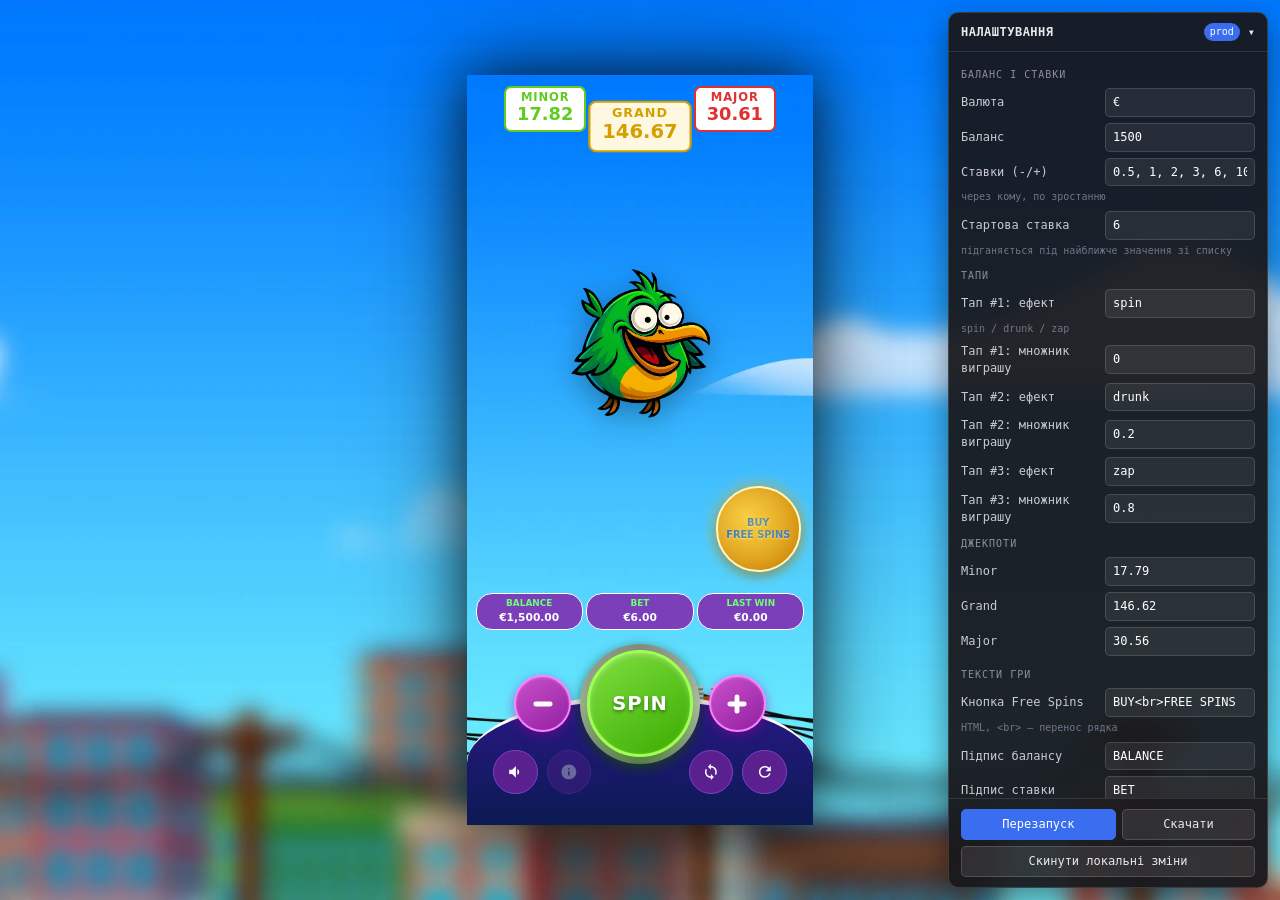
<file: docs/index.html>
<!doctype html>
<html lang="en">
	<head>
		<meta charset="UTF-8">
		<meta name="viewport" content="width=device-width, initial-scale=1.0">
		<link rel="shortcut icon" href="./assets/img/favicon.ico">
		<title>Tappy Bird</title>
		<script type="module" crossorigin="" src="./js/index.min.js?v=1793897230970"></script>
		<link rel="modulepreload" crossorigin="" href="./js/common.min.js?v=1793897230970">
		<link rel="stylesheet" crossorigin="" href="./css/index.min.css?v=1793897230970">
	</head>
	<body>
		<div class="wrapper">
			<main class="page">
				<div class="page__container">
					<div class="game">
						<!-- Moving background -->
						<div class="game__bg"></div>
						<!-- Jackpot bars -->
						<div class="game__jackpots">
							<div class="jackpot jackpot--minor">
								<span class="jackpot__label">MINOR</span>
								<span class="jackpot__value" id="jackpotMinor">17.79</span>
							</div>
							<div class="jackpot jackpot--grand">
								<span class="jackpot__label">GRAND</span>
								<span class="jackpot__value" id="jackpotGrand">146.62</span>
							</div>
							<div class="jackpot jackpot--major">
								<span class="jackpot__label">MAJOR</span>
								<span class="jackpot__value" id="jackpotMajor">30.56</span>
							</div>
						</div>
						<!-- Game scene -->
						<div class="game__scene">
							<!-- Bird -->
							<div class="game__bird" id="bird">
								<img class="game__bird-img" alt="bird" src="./assets/img/birdie.webp">
							</div>
							<!-- Wires and pole -->
							<div class="game__wires">
								<!-- Free spins nest button -->
								<div class="game__freespins" id="freeSpinsBtn">
									<div class="game__freespins-glow"></div>
									<span id="freeSpinsLabel">
										BUY
										<br>
										FREE SPINS
									</span>
								</div>
							</div>
						</div>
						<!-- Info bar -->
						<div class="game__info">
							<div class="game__info-item">
								<span class="game__info-label" id="balanceLabel">BALANCE</span>
								<span class="game__info-value" id="balance">€1,500.00</span>
							</div>
							<div class="game__info-item">
								<span class="game__info-label" id="betLabel">BET</span>
								<span class="game__info-value" id="bet">€6.00</span>
							</div>
							<div class="game__info-item">
								<span class="game__info-label" id="lastWinLabel">LAST WIN</span>
								<span class="game__info-value" id="lastWin">€0.00</span>
							</div>
						</div>
						<!-- Controls -->
						<div class="game__controls" id="gameControls">
							<button class="game__btn-minus" id="betMinus">
								<svg viewbox="0 0 40 40" xmlns="http://www.w3.org/2000/svg">
									<rect x="8" y="17" width="24" height="6" fill="white" rx="3"></rect>
								</svg>
							</button>
							<div class="game__spin-wrap">
								<button class="game__spin" id="spinBtn">SPIN</button>
							</div>
							<button class="game__btn-plus" id="betPlus">
								<svg viewbox="0 0 40 40" xmlns="http://www.w3.org/2000/svg">
									<rect x="8" y="17" width="24" height="6" fill="white" rx="3"></rect>
									<rect x="17" y="8" width="6" height="24" fill="white" rx="3"></rect>
								</svg>
							</button>
						</div>
						<!-- Bottom icon buttons -->
						<div class="game__bottom-btns">
							<div class="game__bottom-wrap">
								<button class="game__icon-btn" id="soundBtn" title="Sound">
									<svg viewbox="0 0 24 24" xmlns="http://www.w3.org/2000/svg">
										<path d="M3 9v6h4l5 5V4L7 9H3zm13.5 3c0-1.77-1.02-3.29-2.5-4.03v8.05c1.48-.73 2.5-2.25 2.5-4.02z" fill="white"></path>
									</svg>
								</button>
								<button class="game__icon-btn" id="infoBtn" title="Info">
									<svg viewbox="0 0 24 24" xmlns="http://www.w3.org/2000/svg">
										<path d="M12 2C6.48 2 2 6.48 2 12s4.48 10 10 10 10-4.48 10-10S17.52 2 12 2zm1 15h-2v-6h2v6zm0-8h-2V7h2v2z" fill="white"></path>
									</svg>
								</button>
							</div>
							<div class="game__bottom-wrap">
								<button class="game__icon-btn" id="autoBtn" title="Auto">
									<svg viewbox="0 0 24 24" xmlns="http://www.w3.org/2000/svg">
										<path d="M12 4V1L8 5l4 4V6c3.31 0 6 2.69 6 6 0 1.01-.25 1.97-.7 2.8l1.46 1.46C19.54 15.03 20 13.57 20 12c0-4.42-3.58-8-8-8zm0 14c-3.31 0-6-2.69-6-6 0-1.01.25-1.97.7-2.8L5.24 7.74C4.46 8.97 4 10.43 4 12c0 4.42 3.58 8 8 8v3l4-4-4-4v3z" fill="white"></path>
									</svg>
								</button>
								<button class="game__icon-btn" id="refreshBtn" title="Refresh">
									<svg viewbox="0 0 24 24" xmlns="http://www.w3.org/2000/svg">
										<path d="M17.65 6.35C16.2 4.9 14.21 4 12 4c-4.42 0-7.99 3.58-7.99 8s3.57 8 7.99 8c3.73 0 6.84-2.55 7.73-6h-2.08c-.82 2.33-3.04 4-5.65 4-3.31 0-6-2.69-6-6s2.69-6 6-6c1.66 0 3.14.69 4.22 1.78L13 11h7V4l-2.35 2.35z" fill="white"></path>
									</svg>
								</button>
							</div>
						</div>
					</div>
					<!-- Popup -->
					<div class="popup">
						<div class="popup__overlay"></div>
						<div class="popup__content">
							<div class="popup__inner">
								<h2 class="popup__title">Congratulations!</h2>
								<p class="popup__text">Ready to continue playing?</p>
								<a class="cta-button" href="#">Download Now</a>
							</div>
						</div>
					</div>
				</div>
			</main>
		</div>
		<div class="rotate-overlay">
			<div class="rotate-overlay__content">
				<svg xmlns="http://www.w3.org/2000/svg" viewbox="0 0 24 24" fill="none" stroke="currentColor" stroke-width="1.5">
					<rect x="4" y="2" width="16" height="20" rx="2"></rect>
					<path d="M12 18h.01"></path>
				</svg>
				<p>Please rotate your device to portrait mode</p>
			</div>
		</div>
	</body>
</html>
</file>
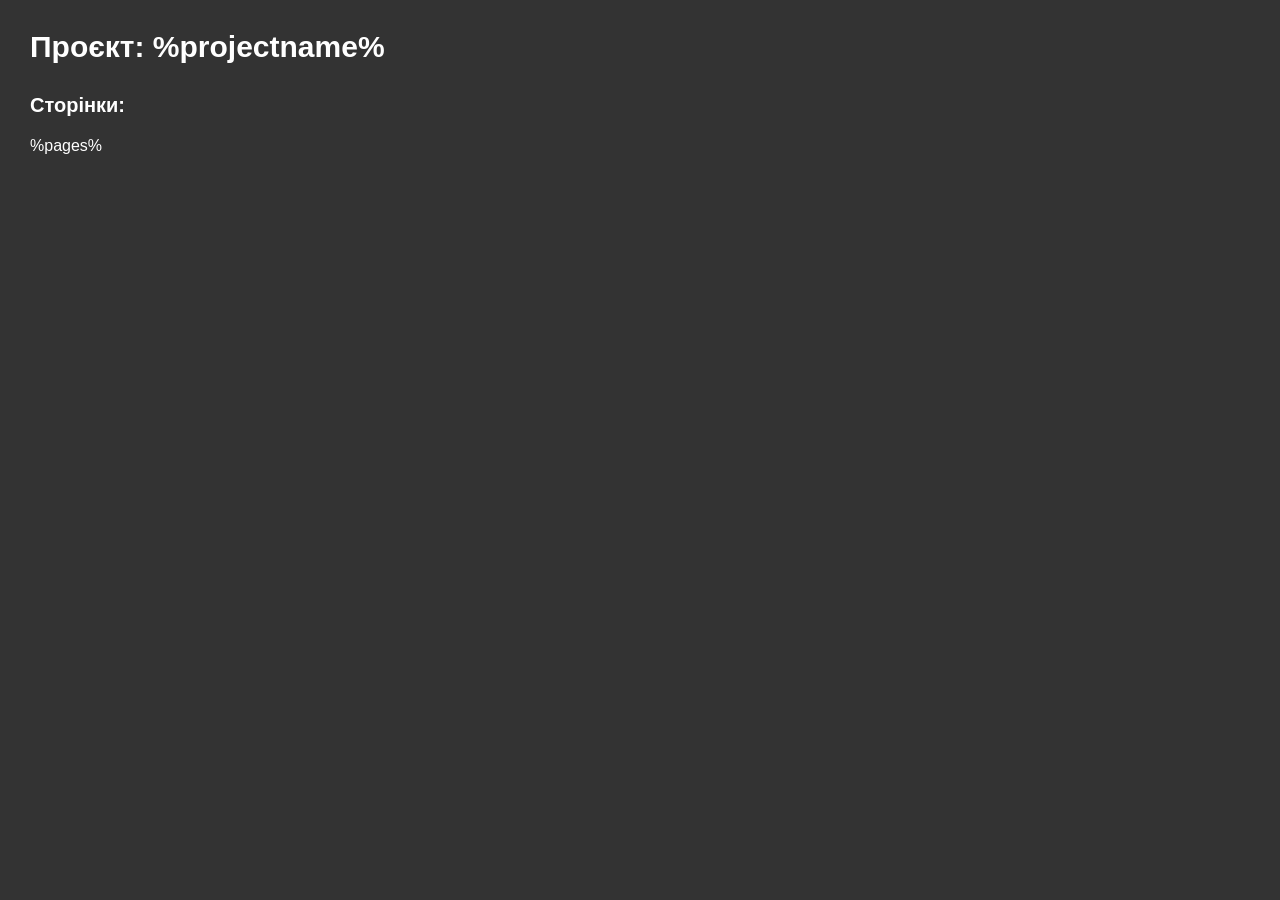
<file: src/projectpage/projectpage.html>
<!DOCTYPE html>
<html lang="ua">
	<head>
		<meta charset="UTF-8">
		<meta name="viewport" content="width=device-width, initial-scale=1.0">
		<meta name="robots" content="noindex, nofollow">
		<title>Проєкт: %projectname%</title>
		<style>
			*,
			*::before,
			*::after {
				box-sizing: border-box;
				margin: 0;
				padding: 0;
				bottom: 0;
			}
			ul li{
				list-style: none;
			}
			a{
				text-decoration: none;
				color: inherit;
			}
			body,
			html {
				height: 100%;
			}
			body {
				font-family: Arial, "Helvetica Neue", Helvetica, sans-serif;
				background-color: #333;
				color: #fff;
			}
			.wrapper {
				min-height: 100%;
				display: flex;
				flex-direction: column;
			}
			.wrapper > main {
				flex-grow: 1;
			}
			.projectpage {
				padding: 30px;
			}
			.projectpage__title {
				font-size: 30px;
				margin-bottom: 30px;
			}
			.projectpage__sub-title {
				font-size: 20px;
				margin-bottom: 20px;
			}
			.projectpage__list {
			}
			.projectpage__list li {
			}
			.projectpage__list a {
				color: yellow;
			}
			.projectpage__list a:hover {
			}
		</style>
	</head>
	<body>
		<div class="wrapper">
			<header class="header"></header>
			<main class="projectpage">
				<h1 class="projectpage__title">Проєкт: %projectname%</h1>
				<h2 class="projectpage__sub-title">Сторінки:</h2>
				<ul class="projectpage__list">
					%pages%
				</ul>
			</main>
			<footer class="footer"></footer>
		</div>
	</body>
</html>
</file>
<file: docs/css/index.min.css>
*{padding:0;margin:0;border:0rem}*,*:before,*:after{box-sizing:border-box}*:before,*:after{display:inline-block}html,body{height:100%}body{line-height:1;scrollbar-gutter:stable;-ms-text-size-adjust:100%;-moz-text-size-adjust:100%;-webkit-text-size-adjust:100%;-webkit-font-smoothing:antialiased;-moz-osx-font-smoothing:grayscale}input,button,textarea{font-family:inherit;font-size:inherit;line-height:inherit;color:inherit;background-color:transparent}input,textarea{width:100%}label{display:inline-block}button,select,option{cursor:pointer}a{display:inline-block;color:inherit;text-decoration:none}ul li{list-style:none}img{max-width:100%;height:auto;vertical-align:middle}h1,h2,h3,h4,h5,h6{font-weight:inherit;font-size:inherit}address{font-style:normal}body{min-width:23.4375rem;color:#000;font-family:system-ui,-apple-system,BlinkMacSystemFont,Segoe UI,Roboto,sans-serif;font-size:1rem}[data-fls-scrolllock] body{overflow:hidden;touch-action:none;overscroll-behavior:none}.wrapper{min-height:100%;display:flex;flex-direction:column;overflow:clip}.wrapper>main{flex:1 1 auto}.wrapper>*{min-width:0}.rotate-overlay{display:none;position:fixed;top:0;left:0;width:100%;height:100vh;height:100dvh;z-index:99999;background:#000;align-items:center;justify-content:center}.rotate-overlay__content{display:flex;flex-direction:column;align-items:center;gap:1.5rem;color:#fff;text-align:center;padding:1.25rem}.rotate-overlay__content svg{width:6.25rem;height:6.25rem;animation:rotate-hint 1.5s ease-in-out infinite alternate}.rotate-overlay__content p{font-size:2.5rem;max-width:36rem;line-height:1.4}@keyframes rotate-hint{0%{transform:rotate(0)}to{transform:rotate(-90deg)}}.page{background:url(../assets/img/bg.webp) center/cover no-repeat;min-height:100vh;min-height:100dvh;display:flex;align-items:center;justify-content:center}.page__container{display:flex;align-items:center;justify-content:center;height:100%;width:100%}.game{position:relative;width:24.375rem;height:52.75rem;max-height:100dvh;overflow:hidden;display:flex;flex-direction:column;border-radius:0;box-shadow:0 0 3.75rem #000000b3,0 0 7.5rem #0006;font-family:system-ui,-apple-system,sans-serif;user-select:none;-webkit-user-select:none}.game__bg{position:absolute;inset:0;z-index:0;background:url(../assets/img/bg-move.webp) bottom left/auto 100% repeat-x;animation:bgScroll 12s linear infinite}.game__jackpots{position:relative;z-index:2;display:flex;justify-content:center;align-items:flex-start;gap:0.5rem;padding:0.75rem 0.625rem 0;flex-shrink:0}.game__scene{position:relative;z-index:2;flex:1;display:flex;flex-direction:column;justify-content:flex-end}.game__bird{position:absolute;left:50%;transform:translate(-50%);top:20%;width:15rem;height:15rem;animation:birdFloat 2.2s ease-in-out infinite;filter:drop-shadow(0 0.5rem 1rem rgba(0,0,0,.3));cursor:pointer;touch-action:manipulation}.game__bird-img{width:100%;height:100%;object-fit:contain}.game__wires{position:relative;width:100%;height:10rem;flex-shrink:0}.game__wires-svg{width:100%;height:100%}.game__freespins{position:absolute;right:0.875rem;bottom:1.5rem;width:6rem;height:6rem;border-radius:50%;background:radial-gradient(circle at 35% 35%,#f5c842,#c87a00);border:0.1875rem solid #fff8c0;display:flex;align-items:center;justify-content:center;cursor:pointer;animation:nestPulse 2s ease-in-out infinite;box-shadow:0 0 1.125rem #ffc828b3,0 0.25rem 0.75rem #0006}.game__freespins span{color:#1a6bcc;font-size:0.6875rem;font-weight:900;text-align:center;line-height:1.2;text-transform:uppercase;text-shadow:0 0.0625rem 0.125rem rgba(255,255,255,.6);letter-spacing:.0.3125rem}.game__freespins-glow{position:absolute;inset:-0.375rem;border-radius:50%;background:radial-gradient(circle,rgba(255,220,60,.4) 0%,transparent 70%);animation:glowPulse 2s ease-in-out infinite}.game__info{position:relative;z-index:2;display:flex;justify-content:space-between;gap:0.25rem;padding:0 0.625rem 0.375rem;flex-shrink:0}.game__info-item{background:#7c3fba;border:0.125rem solid #fff;border-radius:1.125rem;padding:0.3125rem 0.625rem;display:flex;flex-direction:column;align-items:center;flex:1;min-width:0;gap:0.3125rem}.game__info-label{color:#6dff75;font-size:0.625rem;font-weight:700;text-transform:uppercase;letter-spacing:.0.1875rem;line-height:1.2;white-space:nowrap}.game__info-value{color:#fff;font-size:0.75rem;font-weight:800;white-space:nowrap}.game__controls{position:relative;display:flex;align-items:center;justify-content:center;padding:0.625rem 1.25rem 0.5rem;gap:0.625rem;flex-shrink:0;margin-bottom:-1.875rem;z-index:5}.game__controls:after{position:absolute;content:"";top:44%;left:0;width:100%;height:100%;border-top:0.375rem solid #fff;background:linear-gradient(180deg,#291885,#0a1a50);border-top-left-radius:90%;border-top-right-radius:90%;z-index:-1}.game__bottom-wrap{display:flex;align-items:center;justify-content:center;gap:0.625rem}.game__btn-minus,.game__btn-plus{width:4rem;height:4rem;border-radius:50%;background:linear-gradient(145deg,#cc50cc,#9020a0);border:0.1875rem solid #ff80ff;cursor:pointer;display:flex;align-items:center;justify-content:center;box-shadow:0 0.25rem 0.75rem #96009680,inset 0 0.0625rem 0.1875rem #fff3;transition:transform .1s,box-shadow .1s;touch-action:manipulation}.game__btn-minus svg,.game__btn-plus svg{width:2.25rem;height:2.25rem}.game__btn-minus:active,.game__btn-plus:active{transform:scale(.92);box-shadow:0 0.125rem 0.375rem #96009666}.game__spin-wrap{position:relative;width:8.4375rem;height:8.4375rem;display:flex;align-items:center;justify-content:center;z-index:5}.game__spin-wrap:before{content:"";position:absolute;inset:0;border-radius:50%;background:conic-gradient(#888,#bbb,#666,#aaa,#888 360deg);box-shadow:0 0.25rem 0.75rem #00000080}.game__spin{position:relative;z-index:1;width:7.5rem;height:7.5rem;border-radius:50%;background:linear-gradient(145deg,#80e040,#3aaa00);border:0.25rem solid #a0ff50;color:#fff;font-size:1.375rem;font-weight:900;letter-spacing:0.0625rem;cursor:pointer;display:flex;align-items:center;justify-content:center;box-shadow:0 0.375rem 1.25rem #3cb40099,inset 0 0.125rem 0.375rem #ffffff4d;text-shadow:0 0.125rem 0.25rem rgba(0,0,0,.4);transition:transform .12s,box-shadow .12s;animation:spinPulse 2s ease-in-out infinite;touch-action:manipulation}.game__spin:active{transform:scale(.94);box-shadow:0 0.1875rem 0.625rem #3cb40066;animation:none}.game__bottom-btns{position:relative;z-index:2;display:flex;justify-content:space-between;padding:0.375rem 1.875rem 2.1875rem;flex-shrink:0;z-index:10}.game__icon-btn{width:3.125rem;height:3.125rem;border-radius:50%;background:#5a2090;border:0.125rem solid #8040c0;cursor:pointer;display:flex;align-items:center;justify-content:center;transition:transform .1s,background .1s;touch-action:manipulation}.game__icon-btn svg{width:1.25rem;height:1.25rem}.game__icon-btn:active{transform:scale(.9);background:#7030b0}.jackpot{display:flex;flex-direction:column;align-items:center;padding:0.3125rem 0.75rem 0.375rem;border-radius:0.5rem;min-width:5.5rem}.jackpot__label{font-size:0.8125rem;font-weight:900;text-transform:uppercase;letter-spacing:0.0625rem;line-height:1}.jackpot__value{font-size:1.25rem;font-weight:900;line-height:1.2}.jackpot--minor{background:#fff;border:0.1875rem solid #60cc20}.jackpot--minor .jackpot__label,.jackpot--minor .jackpot__value{color:#60cc20}.jackpot--grand{background:#fff8e0;border:0.1875rem solid #d4a000;transform:scale(1.1);margin-top:1.25rem}.jackpot--grand .jackpot__label,.jackpot--grand .jackpot__value{color:#d4a000}.jackpot--major{background:#fff;border:0.1875rem solid #e03030}.jackpot--major .jackpot__label,.jackpot--major .jackpot__value{color:#e03030}@keyframes birdSpin{0%{transform:translate(-50%) scale(1) rotate(0)}25%{transform:translate(-50%) scale(1.15) rotate(-20deg) translateY(-1.25rem)}75%{transform:translate(-50%) scale(1.15) rotate(20deg) translateY(-1.25rem)}to{transform:translate(-50%) scale(1) rotate(0)}}.game__bird--spin{animation:birdSpin .8s ease-in-out!important}@keyframes birdDrunk{0%{transform:translate(-50%) translateY(0) rotate(0)}12%{transform:translate(-44%) translateY(-0.5rem) rotate(18deg)}25%{transform:translate(-56%) translateY(-0.25rem) rotate(-22deg)}38%{transform:translate(-42%) translateY(-0.75rem) rotate(26deg)}52%{transform:translate(-58%) translateY(-0.375rem) rotate(-18deg)}66%{transform:translate(-46%) translateY(-0.5625rem) rotate(14deg)}80%{transform:translate(-54%) translateY(-0.1875rem) rotate(-8deg)}92%{transform:translate(-50%) translateY(-0.0625rem) rotate(3deg)}to{transform:translate(-50%) translateY(0) rotate(0)}}.game__bird--drunk{animation:birdDrunk 1.1s ease-in-out!important}.drunk-star{position:absolute;pointer-events:none;z-index:15;font-size:var(--sz, 0.875rem);line-height:1;animation:drunkStarOrbit var(--dur, 1.1s) var(--delay, 0ms) linear forwards;transform-origin:var(--ox, 0rem) var(--oy, 0rem)}@keyframes drunkStarOrbit{0%{opacity:0;transform:rotate(0) translate(var(--r)) scale(.4)}15%{opacity:1}85%{opacity:1}to{opacity:0;transform:rotate(var(--spin)) translate(var(--r)) scale(.8)}}@keyframes coinSpark{0%{opacity:1;transform:translate(-50%,-50%) scale(1)}to{opacity:0;transform:translate(calc(-50% + var(--tx)),calc(-50% + var(--ty))) scale(0)}}@keyframes birdZap{0%{transform:translate(-50%) translateY(0) rotate(0) scale(1);filter:drop-shadow(0 0.5rem 1rem rgba(0,0,0,.3))}10%{transform:translate(-50%) translateY(-0.5rem) rotate(-5deg) scale(1.05);filter:drop-shadow(0 0 1.25rem rgb(255,255,100)) brightness(2)}20%{transform:translate(-50%) translateY(0.25rem) rotate(5deg) scale(.95);filter:drop-shadow(0 0 0.5rem rgba(255,255,100,.6)) brightness(1.5)}30%{transform:translate(-50%) translateY(-0.375rem) rotate(-4deg) scale(1.08);filter:drop-shadow(0 0 1.5rem rgb(255,255,100)) brightness(2.5)}40%{transform:translate(-50%) translateY(0.3125rem) rotate(4deg) scale(.92);filter:drop-shadow(0 0 0.375rem rgba(255,255,100,.4)) brightness(1.2)}50%{transform:translate(-50%) translateY(-0.25rem) rotate(-3deg) scale(1.04);filter:drop-shadow(0 0 1rem rgba(255,255,100,.8)) brightness(2)}65%{transform:translate(-50%) translateY(0.1875rem) rotate(2deg) scale(.97);filter:drop-shadow(0 0 0.25rem rgba(255,255,100,.3)) brightness(1.1)}80%{transform:translate(-50%) translateY(-0.125rem) rotate(-1deg) scale(1.01);filter:drop-shadow(0 0 0.5rem rgba(255,255,100,.2)) brightness(1.3)}to{transform:translate(-50%) translateY(0) rotate(0) scale(1);filter:drop-shadow(0 0.5rem 1rem rgba(0,0,0,.3))}}.game__bird--zap{animation:birdZap .9s ease-out!important}.lightning{position:absolute;left:50%;transform:translate(-50%);pointer-events:none;z-index:15;animation:lightningStrike .9s ease-out forwards}@keyframes lightningStrike{0%{opacity:0;top:-1.25rem}8%{opacity:1}15%{opacity:.8}22%{opacity:1}35%{opacity:.6}50%{opacity:.3}to{opacity:0;top:0.625rem}}@keyframes bgScroll{0%{background-position:0 bottom}to{background-position:-120rem bottom}}@keyframes birdFloat{0%{transform:translate(-50%) translateY(0) rotate(-3deg)}50%{transform:translate(-50%) translateY(-0.875rem) rotate(3deg)}to{transform:translate(-50%) translateY(0) rotate(-3deg)}}@keyframes spinPulse{0%,to{box-shadow:0 0.375rem 1.25rem #3cb40099,inset 0 0.125rem 0.375rem #ffffff4d}50%{box-shadow:0 0.375rem 1.875rem #3cb400e6,0 0 1.25rem #78ff3c80,inset 0 0.125rem 0.375rem #ffffff4d}}@keyframes nestPulse{0%,to{transform:scale(1)}50%{transform:scale(1.07)}}@keyframes glowPulse{0%,to{opacity:.6}50%{opacity:1}}.confetti-canvas{position:fixed;inset:0;z-index:1001;pointer-events:none}.confetti-canvas canvas{display:block}.popup{position:absolute;inset:0;z-index:1000;opacity:0;visibility:hidden;transition:opacity .5s ease,visibility .5s ease}.popup.show{opacity:1;visibility:visible}.popup.show .popup__overlay{opacity:1}.popup.show .popup__content{scale:1;opacity:1}.popup__overlay{position:absolute;inset:0;z-index:1;background:#000000a6;-webkit-backdrop-filter:blur(0.625rem);backdrop-filter:blur(0.625rem);opacity:0;transition:opacity .5s ease}.popup__content{position:absolute;top:50%;left:50%;transform:translate(-50%,-50%);scale:.7;opacity:0;transition:all .5s cubic-bezier(.68,-.55,.265,1.55);z-index:100;max-width:23.75rem;width:100%}.popup__inner{background:linear-gradient(180deg,#291885,#0a1a50);border:0.25rem solid #ffd700;border-radius:1.5rem;padding:2.25rem 1.75rem;text-align:center;box-shadow:0 1.25rem 3.75rem #ffd7004d,0 0 2.5rem #ff6b9d66;display:flex;flex-direction:column;align-items:center}.popup__title{font-size:1.75rem;font-weight:700;color:gold;text-shadow:0 0 1.25rem rgba(255,215,0,.5),0 0.25rem 0.5rem rgba(0,0,0,.5);margin-bottom:0.875rem;text-transform:uppercase;letter-spacing:0.125rem}.popup__text{font-size:1rem;font-weight:600;color:#fff;margin-bottom:1.75rem;text-shadow:0 0.125rem 0.25rem rgba(0,0,0,.5)}.cta-button{display:block;background:linear-gradient(145deg,#80e040,#3aaa00);color:#fff;padding:0.875rem 1.5rem;font-size:1.125rem;font-weight:700;border-radius:0.75rem;border:0.125rem solid #fff;text-align:center;animation:ctaPulse 1.5s ease-in-out infinite}@keyframes ctaPulse{0%{transform:scale(1);box-shadow:0 0 #e01010b3}50%{transform:scale(1.05);box-shadow:0 0 1.25rem 0.625rem #e010104d}to{transform:scale(1);box-shadow:0 0 #e0101000}}.feather{position:absolute;width:0.625rem;height:1.375rem;border-radius:50% 50% 40% 40%/60% 60% 40% 40%;background:var(--fc, #3a8c1a);transform:translate(-50%,-50%);pointer-events:none;z-index:10;animation:featherFly .65s var(--delay, 0ms) cubic-bezier(.2,.8,.4,1) forwards}@keyframes featherFly{0%{opacity:1;transform:translate(-50%,-50%) rotate(0) scale(1)}60%{opacity:1}to{opacity:0;transform:translate(calc(-50% + var(--tx)),calc(-50% + var(--ty))) rotate(var(--rot)) scale(.4)}}.win-label{position:absolute;transform:translate(-50%);color:gold;font-size:1.75rem;font-weight:900;text-shadow:0 0 0.75rem rgba(255,180,0,.9),0 0.125rem 0.25rem rgba(0,0,0,.6);pointer-events:none;z-index:20;white-space:nowrap;animation:winLabelFly 1.2s cubic-bezier(.2,.8,.3,1) forwards}@keyframes winLabelFly{0%{opacity:1;transform:translate(-50%) translateY(0) scale(.6)}20%{opacity:1;transform:translate(-50%) translateY(-0.625rem) scale(1.2)}80%{opacity:1;transform:translate(-50%) translateY(-3.75rem) scale(1)}to{opacity:0;transform:translate(-50%) translateY(-5rem) scale(.8)}}@media (pointer:coarse)and (orientation:landscape)and (max-height:31.25rem){.rotate-overlay{display:flex;overflow:hidden;touch-action:none;overscroll-behavior:none}}@media (max-width:26.875rem){.game{width:100vw;height:100dvh;border-radius:0}}
</file>
